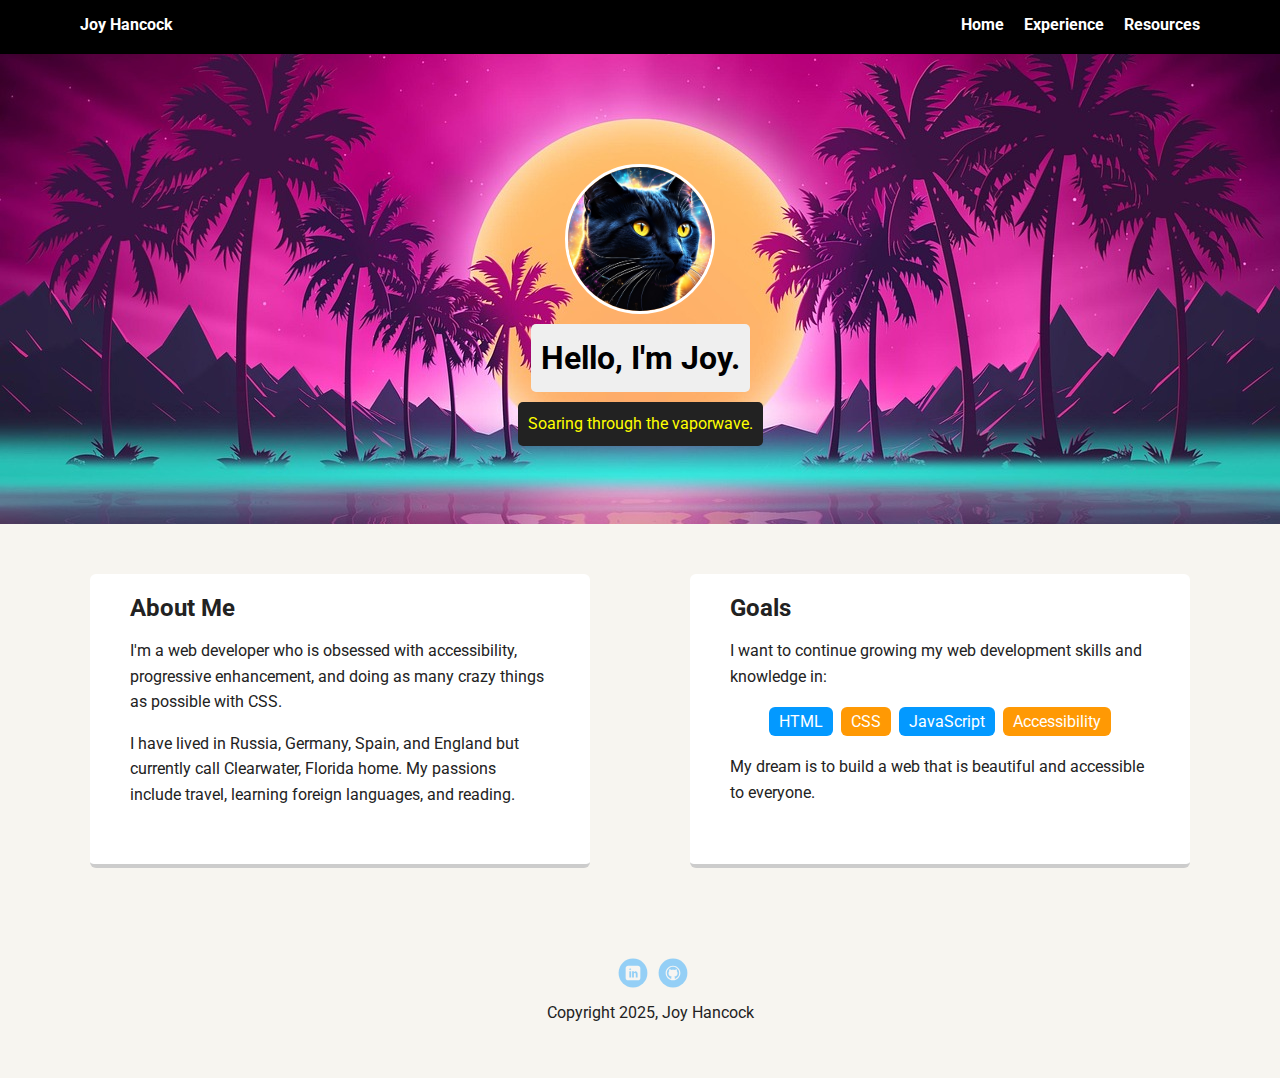
<file: index.html>
<!DOCTYPE html>
<html lang="en">
	<head>
		<meta charset="utf-8" />
		<title>Joy Hancock's Profile</title>
		<meta
			name="viewport"
			content="width=device-width, initial-scale=1.0" />
		<link
			rel="stylesheet"
			href="styles.css" />
		<link
			href="https://fonts.googleapis.com/css?family=Muli%7CRoboto:400,300,500,700,900"
			rel="stylesheet" />
	</head>
	<body>
		<nav class="main-nav">
			<ul class="nav">
				<li class="name">Joy Hancock</li>
				<li><a href="#">Home</a></li>
				<li><a href="experience.html">Experience</a></li>
				<li><a href="resources.html">Resources</a></li>
			</ul>
		</nav>

		<header>
			<img
				src="images/me.jpg"
				alt="Drawing of Joy Hancock"
				class="profile-image" />
			<h1 class="tag name">Hello, I'm Joy.</h1>
			<p class="tag location">Soaring through the vaporwave.</p>
		</header>

		<main class="flex">
			<section class="card">
				<h2>About Me</h2>
				<p>
					I'm a web developer who is obsessed with accessibility, progressive
					enhancement, and doing as many crazy things as possible with CSS.
				</p>
				<p>
					I have lived in Russia, Germany, Spain, and England but currently call
					Clearwater, Florida home. My passions include travel, learning foreign
					languages, and reading.
				</p>
			</section>

			<section class="card">
				<h2>Goals</h2>
				<p>
					I want to continue growing my web development skills and knowledge in:
				</p>
				<ul class="skills">
					<li>HTML</li>
					<li>CSS</li>
					<li>JavaScript</li>
					<li>Accessibility</li>
				</ul>
				<p>
					My dream is to build a web that is beautiful and accessible to
					everyone.
				</p>
			</section>
		</main>
		<footer>
			<ul>
				<li>
					<a
						href="https://www.linkedin.com/in/joyhancock/"
						class="social linkedin"
						>LinkedIn</a
					>
				</li>
				<li>
					<a
						href="https://github.com/joy-hancock"
						class="social github"
						>Github</a
					>
				</li>
			</ul>
			<p class="copyright">Copyright 2025, Joy Hancock</p>
		</footer>
	</body>
</html>
</file>
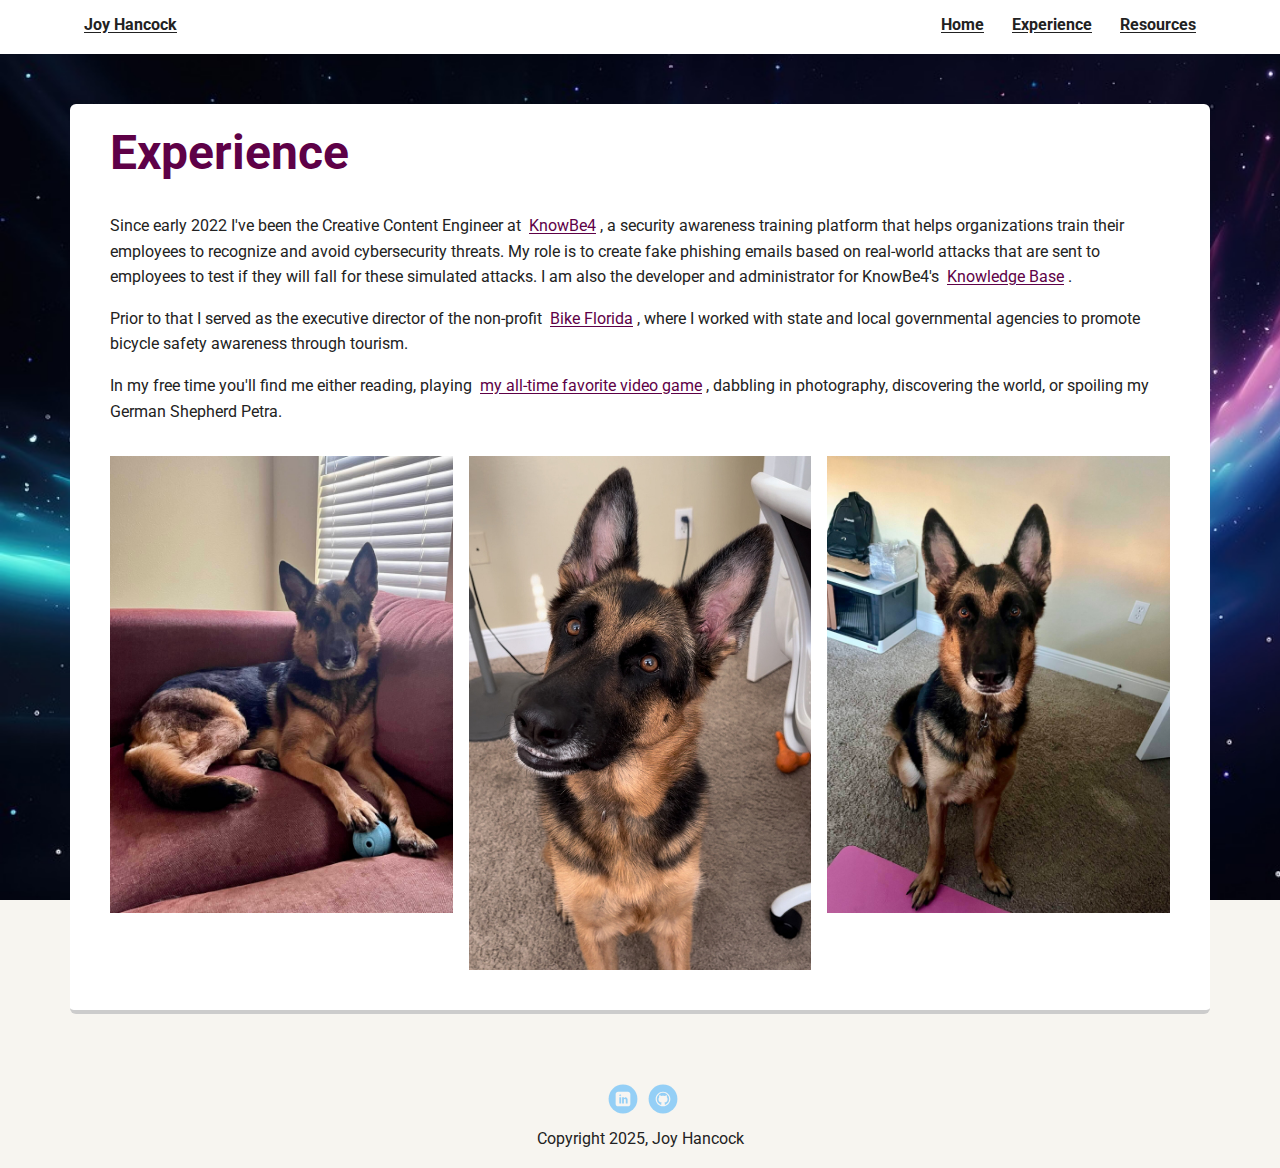
<file: experience.html>
<!DOCTYPE html>
<html lang="en">
	<head>
		<meta charset="utf-8" />
		<title>Joy Hancock's Profile</title>
		<meta
			name="viewport"
			content="width=device-width, initial-scale=1.0" />
		<link
			rel="stylesheet"
			href="styles.css" />
		<link
			href="https://fonts.googleapis.com/css?family=Muli%7CRoboto:400,300,500,700,900"
			rel="stylesheet" />
	</head>
	<body>
		<div class="experience wrapper">
			<nav class="main-nav">
				<ul class="nav">
					<li class="name"><a href="index.html">Joy Hancock</a></li>
					<li><a href="index.html">Home</a></li>
					<li><a href="#">Experience</a></li>
					<li><a href="resources.html">Resources</a></li>
				</ul>
			</nav>

			<main class="flex resume">
				<section class="card">
					<h1>Experience</h1>
					<article>
						<p>
							Since early 2022 I've been the Creative Content Engineer at
							<a
								href="https://www.knowbe4.com/"
								target="_blank"
								>KnowBe4</a
							>, a security awareness training platform that helps organizations
							train their employees to recognize and avoid cybersecurity
							threats. My role is to create fake phishing emails based on
							real-world attacks that are sent to employees to test if they will
							fall for these simulated attacks. I am also the developer and
							administrator for KnowBe4's
							<a
								href="https://support.knowbe4.com"
								target="_blank"
								>Knowledge Base</a
							>.
						</p>

						<p>
							Prior to that I served as the executive director of the non-profit
							<a
								href="https://www.bikeflorida.org"
								target="_blank"
								>Bike Florida</a
							>, where I worked with state and local governmental agencies to
							promote bicycle safety awareness through tourism.
						</p>
						<p>
							In my free time you'll find me either reading, playing
							<a
								href="https://unknownworlds.com/en/news?game=subnautica"
								target="_blank"
								>my all-time favorite video game</a
							>, dabbling in photography, discovering the world, or spoiling my
							German Shepherd Petra.
						</p>
					</article>
					<article class="gallery">
						<img
							class="gallery-img"
							src="images/petra1.jpg"
							alt="Petra the German Shepherd with a ball on the couch." />

						<img
							class="gallery-img"
							src="images/petra2.jpg"
							alt="Close up of Petra the German Shepherd tilting her head." />

						<img
							class="gallery-img"
							src="images/petra3.jpg"
							alt="Close up of Petra the German Shepherd." />
					</article>
				</section>
			</main>
			<footer>
				<ul>
					<li>
						<a
							href="https://www.linkedin.com/in/joyhancock/"
							class="social linkedin"
							>LinkedIn</a
						>
					</li>
					<li>
						<a
							href="https://github.com/joy-hancock"
							class="social github"
							>Github</a
						>
					</li>
				</ul>
				<p class="copyright">Copyright 2025, Joy Hancock</p>
			</footer>
		</div>
	</body>
</html>
</file>
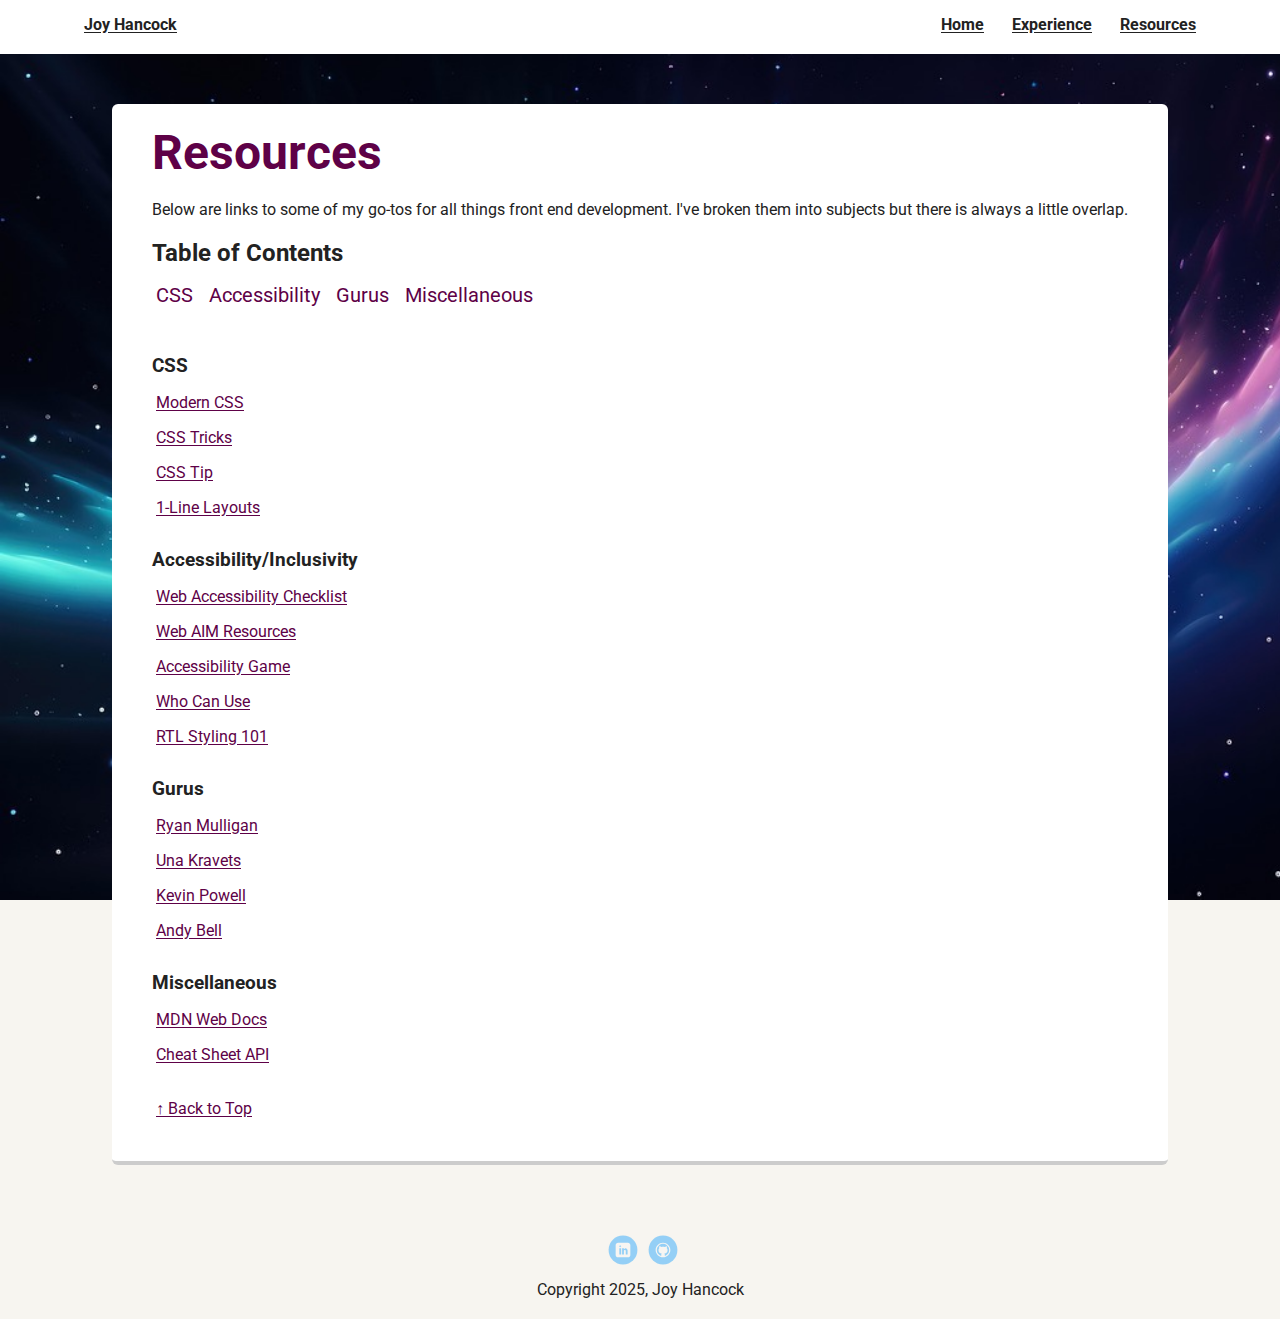
<file: resources.html>
<!DOCTYPE html>
<html lang="en">
	<head>
		<meta charset="utf-8" />
		<title>Joy Hancock's Profile</title>
		<meta
			name="viewport"
			content="width=device-width, initial-scale=1.0" />
		<link
			rel="stylesheet"
			href="styles.css" />
		<link
			href="https://fonts.googleapis.com/css?family=Muli%7CRoboto:400,300,500,700,900"
			rel="stylesheet" />
	</head>
	<body>
		<div class="experience wrapper">
			<nav class="main-nav">
				<ul class="nav">
					<li class="name"><a href="index.html">Joy Hancock</a></li>
					<li><a href="index.html">Home</a></li>
					<li><a href="experience.html">Experience</a></li>
					<li><a href="#">Resources</a></li>
				</ul>
			</nav>

			<main class="flex">
				<div class="card">
					<h1 id="resources">Resources</h1>
					<p>
						Below are links to some of my go-tos for all things front end
						development. I've broken them into subjects but there is always a
						little overlap.
					</p>
					<section>
						<h2>Table of Contents</h2>
						<ul class="table-of-contents">
							<li><a href="#css">CSS</a></li>
							<li><a href="#accessibility">Accessibility</a></li>
							<li><a href="#gurus">Gurus</a></li>
							<li><a href="#misc">Miscellaneous</a></li>
						</ul>
						<article id="css">
							<h3>CSS</h3>
							<ul>
								<li>
									<a
										href="https://moderncss.dev/"
										target="_blank"
										>Modern CSS</a
									>
								</li>
								<li>
									<a
										href="https://css-tricks.com/"
										target="_blank"
										>CSS Tricks</a
									>
								</li>
								<li>
									<a
										href="https://css-tip.com/"
										target="_blank"
										>CSS Tip</a
									>
								</li>

								<li>
									<a
										href="https://1linelayouts.glitch.me/"
										target="_blank"
										>1-Line Layouts
									</a>
								</li>
							</ul>
						</article>
						<article id="accessibility">
							<h3>Accessibility/Inclusivity</h3>
							<ul>
								<li>
									<a
										href="https://dequeuniversity.com/checklists/web/"
										target="_blank"
										>Web Accessibility Checklist</a
									>
								</li>
								<li>
									<a
										href="https://webaim.org/resources/"
										target="_blank"
										>Web AIM Resources</a
									>
								</li>

								<li>
									<a
										href="https://de.torontomu.ca/wa/maze.html"
										target="_blank"
										>Accessibility Game</a
									>
								</li>
								<li>
									<a
										href="https://www.whocanuse.com/"
										target="_blank"
										>Who Can Use</a
									>
								</li>
								<li>
									<a
										href="https://rtlstyling.com/posts/rtl-styling/#introduction-to-rtl-styling"
										target="_blank"
										>RTL Styling 101</a
									>
								</li>
							</ul>
						</article>

						<article>
							<h3 id="gurus">Gurus</h3>
							<ul>
								<li>
									<a
										href="https://ryanmulligan.dev/"
										target="_blank"
										>Ryan Mulligan</a
									>
								</li>
								<li>
									<a
										href="https://una.im/"
										target="_blank"
										>Una Kravets</a
									>
								</li>
								<li>
									<a
										href="https://www.kevinpowell.co/"
										target="_blank"
										>Kevin Powell</a
									>
								</li>
								<li>
									<a
										href="https://piccalil.li/author/andy-bell/"
										target="_blank"
										>Andy Bell</a
									>
								</li>
							</ul>
						</article>

						<article>
							<h3 id="misc">Miscellaneous</h3>
							<ul>
								<li>
									<a
										href="https://developer.mozilla.org/en-US/"
										target="_blank"
										>MDN Web Docs</a
									>
								</li>
								<li>
									<a
										href="https://overapi.com/"
										target="_blank"
										>Cheat Sheet API</a
									>
								</li>
							</ul>
						</article>
					</section>
					<p class="back-to-top">
						<a href="#resources">&uarr;&nbsp;Back to Top</a>
					</p>
				</div>
			</main>
			<footer>
				<ul>
					<li>
						<a
							href="https://www.linkedin.com/in/joyhancock/"
							class="social linkedin"
							>LinkedIn</a
						>
					</li>
					<li>
						<a
							href="https://github.com/joy-hancock"
							class="social github"
							>Github</a
						>
					</li>
				</ul>
				<p class="copyright">Copyright 2025, Joy Hancock</p>
			</footer>
		</div>
	</body>
</html>
</file>
<file: styles.css>
/* Global Layout Set-up */
* {
	box-sizing: border-box;
}

body {
	margin: 0;
	padding: 0;
	text-align: center;
	font-family: 'Roboto', sans-serif;
	color: #222;
	background: #f7f5f0;
	height: 100vh;
}

h1 {
	color: #5e0147;
}

h1,
h2,
h3,
p {
	margin: 0 0 1rem 0;
}

/* Link Styles */

a {
	text-decoration: none;
	color: white;
	text-underline-offset: 2px;
}
a:hover {
	color: magenta;
	text-decoration: underline;
}

ul {
	list-style-type: none;
	padding: 0;
}

img,
picture {
	max-width: 100%;
	display: block;
}

/* Section Styles */

.main-nav {
	width: 100%;
	background: black;
	min-height: 30px;
	padding: 10px;
	text-align: center;
}
.nav {
	display: flex;
	justify-content: space-around;
	font-weight: 700;
	list-style-type: none;
	margin: 0 auto;
	padding: 0;
}

.nav .name {
	display: block;
	margin-right: auto;
	color: white;
}
.nav li {
	padding: 5px 10px 10px 10px;
}
a {
	transition: all 0.5s;
}
.nav a:hover {
	color: magenta;
}

header {
	text-align: center;
	background: url('images/background.jpg') no-repeat center left;
	background-size: cover;
	overflow: hidden;
	padding-top: 60px;
}
header {
	line-height: 1.5;
}
header .profile-image {
	margin: 50px auto auto auto;
	width: 150px;
	height: 150px;
	border-radius: 50%;
	border: 3px solid white;
	transition: all 0.5s;
}
header .profile-image:hover {
	transform: scale(3) rotate(360deg) translateY(15px);
}
.tag {
	background-color: #efefef;
	color: black;
	padding: 10px;
	border-radius: 5px;
	display: table;
	margin: 10px auto;
}
.location {
	background-color: #222;
	color: yellow;
}
.card {
	margin: 30px;
	padding: 20px 40px 40px;
	max-width: 500px;
	text-align: left;
	background: #fff;
	border-bottom: 4px solid #ccc;
	border-radius: 6px;
	transition: all 0.5s;
}
.card:hover {
	border-color: #ff99ff;
}

ul.skills {
	padding: 0;
	text-align: center;
}

.skills li {
	border-radius: 6px;
	display: inline-block;
	background: #ff9904;
	color: white;
	padding: 5px 10px;
	margin: 2px;
}

.skills li:nth-child(odd) {
	background: #0399ff;
}

footer {
	width: 100%;
	min-height: 30px;
	padding: 20px 0 40px 20px;
}

footer .copyright {
	top: -8px;
	font-size: 0.75em;
}

footer ul {
	list-style-type: none;
	margin: 0;
	padding: 0;
}

footer ul li {
	display: inline-block;
}

a.social {
	display: inline-block;
	text-indent: -9999px;
	margin-left: 5px;
	width: 30px;
	height: 30px;
	background-size: 30px 30px;
	opacity: 0.4;
	transition: all 0.5s;
}

a.linkedin {
	background-image: url(images/linkedin.svg);
}
a.github {
	background-image: url(images/github.svg);
}
a.social:hover {
	opacity: 1;
}
.clearfix {
	clear: both;
}

/* Styles for Experience Page */
.wrapper {
	background: url('images/bg-experience.jpg');
	background-size: cover;
	background-repeat: no-repeat;
	background-attachment: fixed;

	display: flex;
	flex-direction: column;
}

.experience h1 {
	font-size: 3rem;
}
.experience .main-nav {
	background-color: white;
	padding: 10px;
}

.experience .main-nav a {
	color: #222;
}

.experience main {
	margin: 20px auto;
	padding-block-start: 0;
}

.experience main li {
	margin-block-end: 1rem;
}

.experience main .card {
	max-width: unset;
}

.experience .card {
	height: fit-content;
}

.resume {
	min-height: 90vh;
}

.experience article {
	margin-block-start: 2rem;
}

.experience a {
	color: #5e0147;
	text-decoration: underline;
	padding: 4px;
}

.experience a:hover {
	text-decoration: none;
	color: magenta;
	background-color: black;
}

.experience .table-of-contents {
	flex-direction: row;
	display: flex;
	gap: 0.5rem;
}

.experience .table-of-contents a {
	text-decoration: none;
	font-size: 1.25rem;
}

.back-to-top {
	margin-block-start: 2rem;
	margin-block-end: 0;
}

.experience footer {
	margin: 0 auto;
	padding: 20px;
	background-color: #f7f5f0;
	max-width: unset;
}
.experience .copyright {
	margin-block-end: 0;
}

.gallery {
	--grid-placement: auto-fit;
	--grid-min-item-size: clamp(16rem, 33%, 20rem);
	display: grid;
	grid-template-columns: repeat(
		var(--grid-placement, auto-fill),
		minmax(var(--grid-min-item-size, 16rem), 1fr)
	);
	grid-gap: 1rem;
}

/* Styles for larger screens */
@media screen and (min-width: 720px) {
	.flex {
		display: -ms-flexbox; /* TWEENER - IE 10 */
		display: flex;
		max-width: 1200px;
		-ms-flex-pack: distribute;
		justify-content: space-around;
		margin: 0 auto;
	}

	header {
		min-height: 470px;
	}

	.nav {
		max-width: 1200px;
		padding: 0 30px;
	}

	main {
		padding-top: 20px;
	}

	main p {
		line-height: 1.6em;
	}

	footer {
		font-size: 1.3em;
		max-width: 1200px;
		margin: 40px auto;
	}

	footer p {
		margin-block-start: 1rem;
	}
}
</file>
